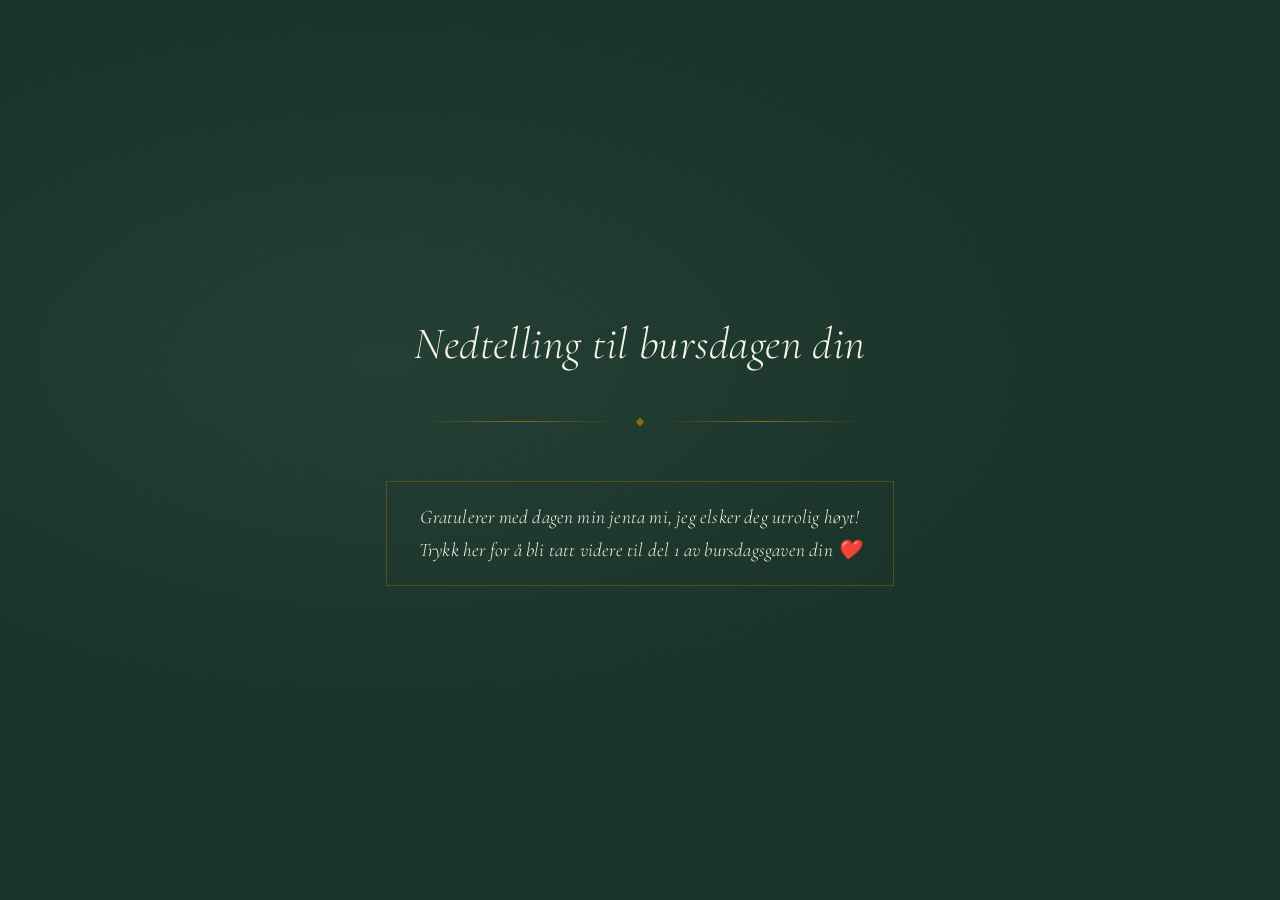
<file: countdown.html>
<!DOCTYPE html>
<html lang="no">
<head>
    <meta charset="UTF-8">
    <meta name="viewport" content="width=device-width, initial-scale=1.0">
    <title>Nedtelling</title>
    <link rel="preconnect" href="https://fonts.googleapis.com">
    <link rel="preconnect" href="https://fonts.gstatic.com" crossorigin>
    <link href="https://fonts.googleapis.com/css2?family=Cormorant+Garamond:ital,wght@0,300;0,400;1,300;1,400&family=Lato:wght@300;400&display=swap" rel="stylesheet">
    <style>
        *, *::before, *::after {
            box-sizing: border-box;
            margin: 0;
            padding: 0;
        }

        html, body {
            height: 100%;
            overflow: hidden;
        }

        :root {
            --base:       #1A3328;
            --mid:        #2C4A3E;
            --cream:      #F5F2EB;
            --cream-soft: #9dbdb2;
            --gold:       #8B6914;
            --gold-light: #C4A35A;
            --sage:       #7A9E8E;
        }

        body {
            min-height: 100vh;
            min-height: 100dvh;
            display: flex;
            align-items: center;
            justify-content: center;
            background:
                radial-gradient(ellipse 80% 60% at 30% 40%, rgba(44, 74, 62, 0.55), transparent 70%),
                var(--base);
            font-family: 'Lato', sans-serif;
            font-weight: 300;
            color: var(--cream);
            padding: 3rem 2rem;
        }

        .container {
            text-align: center;
            max-width: 860px;
            width: 100%;
        }

        /* ── Headline ── */
        .headline {
            font-family: 'Cormorant Garamond', serif;
            font-weight: 300;
            font-style: italic;
            font-size: clamp(1.6rem, 4vw, 2.8rem);
            color: var(--cream);
            line-height: 1.35;
            letter-spacing: 0.01em;
            margin-bottom: 2.8rem;
        }

        /* ── Divider ── */
        .divider {
            display: flex;
            align-items: center;
            justify-content: center;
            gap: 1.2rem;
            margin-bottom: 3.5rem;
        }

        .divider-line {
            height: 1px;
            flex: 1;
            max-width: 200px;
            background: linear-gradient(to right, transparent, var(--gold), transparent);
        }

        .divider-gem {
            width: 6px;
            height: 6px;
            background: var(--gold);
            transform: rotate(45deg);
            flex-shrink: 0;
        }

        /* ── Countdown ── */
        .countdown {
            display: flex;
            justify-content: center;
            align-items: flex-start;
            gap: clamp(0.6rem, 3vw, 2.5rem);
            flex-wrap: wrap;
            margin-bottom: 4rem;
        }

        .unit {
            display: flex;
            flex-direction: column;
            align-items: center;
            min-width: 70px;
        }

        .number {
            font-family: 'Cormorant Garamond', serif;
            font-weight: 300;
            font-size: clamp(3rem, 9vw, 5.5rem);
            color: var(--cream);
            line-height: 1;
            margin-bottom: 0.6rem;
            letter-spacing: 0.02em;
        }

        .label {
            font-family: 'Lato', sans-serif;
            font-weight: 300;
            font-size: clamp(0.75rem, 2.5vw, 0.85rem);
            letter-spacing: 0.32em;
            text-transform: uppercase;
            color: var(--cream-soft);
        }

        .sep {
            font-family: 'Cormorant Garamond', serif;
            font-size: clamp(2rem, 6vw, 3.5rem);
            font-weight: 300;
            color: var(--gold);
            line-height: 1;
            padding-top: 0.05em;
            opacity: 0.45;
            align-self: flex-start;
            user-select: none;
        }

        /* ── Reveal ── */
        .reveal {
            opacity: 0;
            pointer-events: none;
            display: none;
        }

        .reveal.show {
            display: block;
            animation: revealFade 2.4s cubic-bezier(0.22, 1, 0.36, 1) forwards;
            pointer-events: auto;
        }

        @keyframes revealFade {
            0%   { opacity: 0; transform: translateY(28px); }
            100% { opacity: 1; transform: translateY(0); }
        }

        .gift-link {
            display: inline-block;
            font-family: 'Cormorant Garamond', serif;
            font-weight: 300;
            font-style: italic;
            font-size: clamp(1rem, 2vw, 1.2rem);
            line-height: 1.7;
            color: var(--cream);
            text-decoration: none;
            border: 1px solid rgba(139, 105, 20, 0.5);
            padding: 1.2rem 2rem;
            max-width: 600px;
            letter-spacing: 0.01em;
            transition: border-color 0.3s ease, color 0.3s ease;
        }

        .gift-link:hover {
            border-color: var(--gold);
            color: var(--gold-light);
        }

        /* ── Mobile ── */
        @media (max-width: 520px) {
            .sep { display: none; }
            .countdown { gap: 1rem; }
            .unit { min-width: 58px; }
            .gift-link {
                display: block;
                width: 100%;
                padding: 1.2rem 1.2rem;
                font-size: clamp(0.95rem, 4vw, 1.1rem);
            }
            body { padding: 1.5rem 1.2rem; }
        }
    </style>
</head>
<body>
    <div class="container">

        <h1 class="headline">Nedtelling til bursdagen din</h1>

        <div class="divider">
            <div class="divider-line"></div>
            <div class="divider-gem"></div>
            <div class="divider-line"></div>
        </div>

        <div class="countdown" id="countdown">
            <div class="unit">
                <div class="number" id="days">00</div>
                <div class="label">dager</div>
            </div>
            <div class="sep">:</div>
            <div class="unit">
                <div class="number" id="hours">00</div>
                <div class="label">timer</div>
            </div>
            <div class="sep">:</div>
            <div class="unit">
                <div class="number" id="minutes">00</div>
                <div class="label">minutter</div>
            </div>
            <div class="sep">:</div>
            <div class="unit">
                <div class="number" id="seconds">00</div>
                <div class="label">sekunder</div>
            </div>
        </div>

        <div class="reveal" id="reveal">
            <a class="gift-link" href="https://williamboland1.github.io/AnnaSpill/">
                Gratulerer med dagen min jenta mi, jeg elsker deg utrolig høyt!<br>Trykk her for å bli tatt videre til del 1 av bursdagsgaven din ❤️
            </a>
        </div>

    </div>

    <script>
        const TARGET = new Date('2026-06-27T00:00:00');

        function pad(n) {
            return String(n).padStart(2, '0');
        }

        function tick() {
            const diff = TARGET - Date.now();

            if (diff <= 0) {
                document.getElementById('countdown').style.display = 'none';
                document.getElementById('reveal').classList.add('show');
                return;
            }

            const d = Math.floor(diff / 86400000);
            const h = Math.floor((diff % 86400000) / 3600000);
            const m = Math.floor((diff % 3600000) / 60000);
            const s = Math.floor((diff % 60000) / 1000);

            document.getElementById('days').textContent    = pad(d);
            document.getElementById('hours').textContent   = pad(h);
            document.getElementById('minutes').textContent = pad(m);
            document.getElementById('seconds').textContent = pad(s);
        }

        tick();
        setInterval(tick, 1000);
    </script>
</body>
</html>
</file>
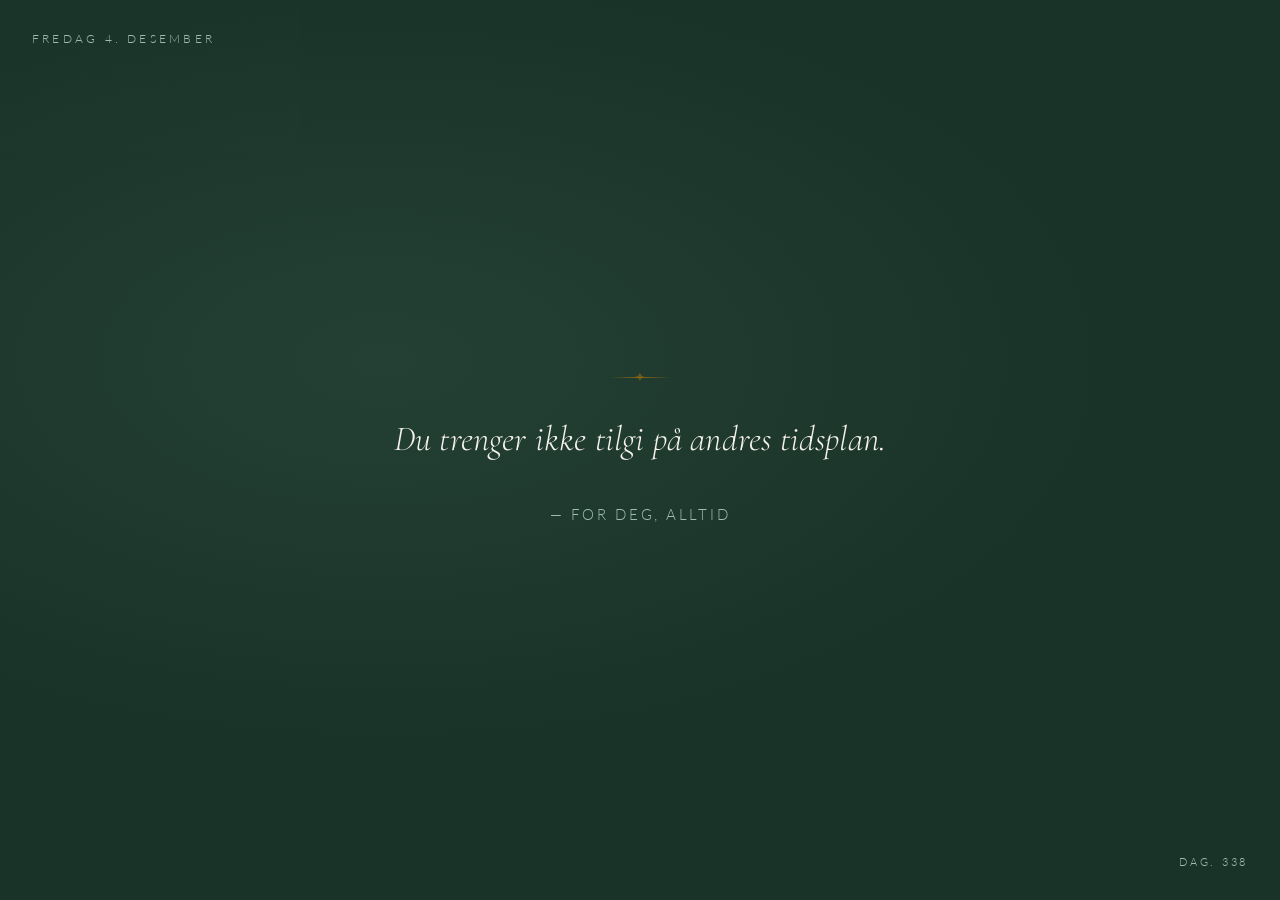
<file: godeord.html>
<!DOCTYPE html>
<html lang="nb">
<head>
<meta charset="UTF-8">
<meta name="viewport" content="width=device-width, initial-scale=1.0">
<title>godeord</title>
<link rel="preconnect" href="https://fonts.googleapis.com">
<link rel="preconnect" href="https://fonts.gstatic.com" crossorigin>
<link href="https://fonts.googleapis.com/css2?family=Cormorant+Garamond:ital,wght@0,300;0,400;0,500;1,300;1,400&family=Lato:wght@300;400&display=swap" rel="stylesheet">
<style>
  /* ---------- base ---------- */
  *, *::before, *::after { box-sizing: border-box; }
  html, body { margin: 0; padding: 0; height: 100%; }

  :root {
    --base:         #1A3328;   /* deep forest */
    --deep:         #0F2419;   /* darker forest */
    --mid:          #2C4A3E;   /* mid green */
    --sage:         #7A9E8E;   /* sage accent */
    --sage-light:   #B5CCBF;   /* light sage */
    --cream:        #F5F2EB;   /* warm parchment */
    --cream-soft:   #9dbdb2;   /* faded text */
    --gold:         #8B6914;   /* amber accent */
  }

  body {
    min-height: 100vh;
    min-height: 100dvh;
    background: var(--base);
    color: var(--cream);
    font-family: 'Cormorant Garamond', 'EB Garamond', Georgia, serif;
    overflow: hidden;
    position: relative;
    -webkit-font-smoothing: antialiased;
    -moz-osx-font-smoothing: grayscale;
  }

  .wash {
    position: fixed;
    inset: 0;
    z-index: 0;
    pointer-events: none;
    background:
      radial-gradient(ellipse 80% 60% at 30% 40%, rgba(44, 74, 62, 0.55), transparent 70%),
      var(--base);
  }

  /* paper grain via SVG noise */
  .grain {
    position: fixed;
    inset: 0;
    z-index: 1;
    pointer-events: none;
    opacity: 0.05;
  }

  /* ---------- layout ---------- */
  .stage {
    position: relative;
    z-index: 2;
    min-height: 100vh;
    min-height: 100dvh;
    display: flex;
    align-items: center;
    justify-content: center;
    padding: 6vh 8vw;
  }

  .message-wrap {
    max-width: 720px;
    text-align: center;
    opacity: 0;
    transform: translateY(12px);
    animation: rise 1.6s cubic-bezier(0.22, 0.61, 0.36, 1) 0.2s forwards;
  }

  @keyframes rise {
    to { opacity: 1; transform: translateY(0); }
  }

  /* decorative ornament above message */
  .ornament {
    display: block;
    margin: 0 auto 2.2rem;
    width: 60px;
    height: 1px;
    background: linear-gradient(90deg, transparent, var(--gold), transparent);
    opacity: 0;
    animation: fadein 2s ease 0.4s forwards;
  }
  .ornament::before {
    content: "✦";
    position: relative;
    top: -10px;
    background: transparent;
    color: var(--gold);
    font-size: 14px;
    opacity: 0.65;
  }

  @keyframes fadein { to { opacity: 1; } }

  #message {
    font-family: 'Cormorant Garamond', serif;
    font-weight: 300;
    font-style: italic;
    font-size: clamp(1.5rem, 3.5vw, 2.2rem);
    line-height: 1.5;
    color: var(--cream);
    letter-spacing: 0.005em;
    margin: 0;
    text-wrap: balance;
  }

  .signature {
    margin-top: 2.5rem;
    font-family: 'Lato', sans-serif;
    font-size: clamp(0.8rem, 1.4vw, 0.95rem);
    font-weight: 300;
    color: var(--cream-soft);
    opacity: 0;
    animation: fadein 2s ease 1.1s forwards;
    letter-spacing: 0.18em;
    text-transform: uppercase;
  }

  .date-stamp {
    position: fixed;
    top: 2rem;
    left: 2rem;
    z-index: 4;
    font-family: 'Lato', sans-serif;
    font-size: 0.72rem;
    font-weight: 300;
    color: var(--cream-soft);
    opacity: 0;
    animation: fadein 2.5s ease 1.5s forwards;
    letter-spacing: 0.28em;
    text-transform: uppercase;
  }

  .day-marker {
    position: fixed;
    bottom: 2rem;
    right: 2rem;
    z-index: 4;
    font-family: 'Lato', sans-serif;
    font-size: 0.68rem;
    font-weight: 300;
    color: var(--cream-soft);
    opacity: 0;
    animation: fadein 2.5s ease 1.5s forwards;
    letter-spacing: 0.25em;
    text-transform: uppercase;
  }

  @media (max-width: 600px) {
    .date-stamp { top: 1.2rem; left: 1.2rem; font-size: 0.95rem; }
    .day-marker { bottom: 1.2rem; right: 1.2rem; font-size: 0.9rem; }
    .stage { padding: 4vh 6vw; }
    #message { font-style: italic; }
  }

  @media (prefers-reduced-motion: reduce) {
    .message-wrap, .ornament, .signature, .date-stamp, .day-marker {
      animation: fadein 0.6s ease forwards;
      opacity: 1;
      transform: none;
    }
  }
</style>
</head>
<body>

<!-- watercolour wash layer -->
<div class="wash"></div>

<!-- SVG paper-grain overlay -->
<svg class="grain" xmlns="http://www.w3.org/2000/svg" preserveAspectRatio="none">
  <defs>
    <filter id="paper">
      <feTurbulence type="fractalNoise" baseFrequency="0.85" numOctaves="2" stitchTiles="stitch" seed="7"/>
      <feColorMatrix values="0 0 0 0 0.55
                             0 0 0 0 0.68
                             0 0 0 0 0.80
                             0 0 0 0.22 0"/>
    </filter>
    <filter id="bloom">
      <feTurbulence type="fractalNoise" baseFrequency="0.012" numOctaves="2" seed="3"/>
      <feDisplacementMap in="SourceGraphic" scale="20"/>
    </filter>
  </defs>
  <rect width="100%" height="100%" filter="url(#paper)"/>
</svg>

<!-- date corner -->
<div class="date-stamp" id="dateStamp"></div>
<div class="day-marker" id="dayMarker"></div>

<!-- the message -->
<main class="stage">
  <div class="message-wrap">
    <span class="ornament" aria-hidden="true"></span>
    <p id="message">…</p>
    <div class="signature">— for deg, alltid</div>
  </div>
</main>

<script>
/* =====================================================================
   MESSAGES ARRAY
   ---------------------------------------------------------------------
   365 short notes, mixing three tones in a shuffled order so consecutive
   days feel varied. Edit any entry freely — keep them to ~1–2 sentences,
   max ~140 characters. The page selects one per day using
   dayOfYear % messages.length, so adding or removing entries is fine.

   Tone tags in comments are for your reference only — they have no
   functional effect.
   ===================================================================== */
const messages = [/*  1 */ "Jeg elsker måten du får meg til å le.",  // romantisk
  /*  2 */ "Du er flink. Skikkelig flink. Stå på!",  // bekreftelse
  /*  3 */ "Dagens værvarsel: 100 prosent sjanse for at du blir elsket, med spredte kyss mot kvelden.",  // lekent
  /*  4 */ "Er så heldig som har muligheten til å se deg, hver dag. Det er litt urettferdig alle andre egentlig.",  // romantisk
  /*  5 */ "Du er en av de få folkene jeg kjenner som faktisk har kontroll.",  // bekreftelse
  /*  6 */ "Påminnelse: du er noens favorittperson i dag. (Min. Det er meg.)",  // lekent
  /*  7 */ "Du har de fineste øynene, sånn helt sykt.",  // romantisk
  /*  8 */ "Du er morsom, til og med morsommere enn meg.",  // bekreftelse
  /*  9 */ "Utrolig tekknemlig for at du valgte en tulling som meg.",  // lekent
  /* 10 */ "Du er den peneste personen jeg kjenner, med en god margin og.",  // romantisk
  /* 11 */ "Du får til utrolig mye. Jeg sier det ikke ofte nok, men jeg legger merke til det.",  // bekreftelse
  /* 12 */ "Siste nytt: forskere bekrefter at du fortsatt er ekstremt vakker.",  // lekent
  /* 13 */ "Jeg tenker på deg mer enn jeg tenker på noe annet.",  // romantisk
  /* 14 */ "Håper du har en utrolig fin dag i dag, jenta mi.",  // bekreftelse
  /* 15 */ "På en skala fra en til ti blåser du langt forbi 10.",  // lekent
  /* 16 */ "Jeg er bedre i rommet når du er med. Jeg er roligere, morsommere, mer meg selv.",  // romantisk
  /* 17 */ "Du har god smak. På mat, på folk, på det meste. Ikke minst i valg av kjæreste.",  // bekreftelse
  /* 18 */ "Forslag: gjør smilet ditt til en lovbeskyttet naturressurs.",  // lekent
  /* 19 */ "Du kommer til å bli en utrolig god mor, gleder meg sånn til å oppdra en sammen.",  // romantisk
  /* 20 */ "Du sier hva du mener. Selv om jeg kanskje er vanskelig til tider, setter jeg utrolig pris på det.",  // bekreftelse
  /* 21 */ "Hvis du var en matpakke ville du vært den gode typen. Den med ekstra frukt og grønt.",  // lekent
  /* 22 */ "Jeg vil være personen som lager kaffe din resten av morgenene i livet ditt.",  // romantisk
  /* 23 */ "Du jobber hardt. Du fortjener alle pausene du tar, og flere enn det.",  // bekreftelse
  /* 24 */ "Daglig advarsel: jeg elsker deg skyhøyt i dag og.",  // lekent
  /* 25 */ "Jeg liker deg mer for hver dag som går.",  // romantisk
  /* 26 */ "Du legger merke til ting andre ikke ser. Det er en av tingene som gjør deg god til alt du gjør.",  // bekreftelse
  /* 27 */ "Dagens oppdrag, bare kos deg.",  // lekent
  /* 28 */ "Jeg elsker hendene dine.",  // romantisk
  /* 29 */ "Du har ikke noe å bevise. Verken for meg eller for noen andre.",  // bekreftelse
  /* 30 */ "Hovedrollen i dagen min er, overraskende nok, du. Igjen.",  // lekent
  /* 31 */ "Utrolig å se deg på deg og kjenne at det blir helt stille i hodet.",  // romantisk
  /* 32 */ "Du holder ut hele løpet. Bokstavelig talt og ellers. Det er ikke alle som gjør det.",  // bekreftelse
  /* 33 */ "Hvis du noensinne føler deg liten, husk: du er nesten like høy som meg.",  // lekent
  /* 34 */ "Jeg elsker når du leser og ansiktet ditt som tenker nøye over handlingen.",  // romantisk
  /* 35 */ "Du er flink til å stille spørsmål. Folk åpner seg for deg fordi du faktisk lytter.",  // bekreftelse
  /* 36 */ "Advarsel: langvarig eksponering for deg kan føre til upassende smiling på offentlig sted.",  // lekent
  /* 37 */ "Jeg liker måten du ser ut når du nettopp har vært ute og løpt. Det er en favoritt.",  // romantisk
  /* 38 */ "Latteren din er den beste.",  // bekreftelse
  /* 39 */ "Det er godt jenta mi, håper du har en fin dag.",  // lekent
  /* 40 */ "Jeg elsker deg gjerne med små bokstaver, en tirsdag, uten anledning.",  // romantisk
  /* 41 */ "Du takler mye samtidig uten å vise det. Det er utrolig imponerende.",  // bekreftelse
  /* 42 */ "Gleder meg til alt vi skal oppleve sammen hver dag.",  // lekent
  /* 43 */ "Det finnes ikke et rom jeg heller ville gått inn i enn det du tilfeldigvis er i.",  // romantisk
  /* 44 */ "Du er omtenksom. Du husker ting om folk de hadde glemt selv. Ofte med meg.",  // bekreftelse
  /* 45 */ "Bolleonsdag. I dag har du juridisk rett til en ekstra bolle. Ingen motargumenter.",  // lekent
  /* 46 */ "Tror ikke jeg noen gang kommer til å komme over hvor vakker stemme du har.",  // romantisk
  /* 47 */ "Rolige kvelder med deg>>>>",  // bekreftelse
  /* 48 */ "Mistanke bekreftet: du er fortsatt den peneste personen i verden.",  // lekent
  /* 49 */ "Det er ikke tilfeldig at jeg er sammen med deg. Du er valget jeg ville tatt om og om igjen.",  // romantisk
  /* 50 */ "Du er sta på de riktige tingene. Det kommer til å ta deg langt, og jeg vil være med.",  // bekreftelse
  /* 51 */ "Timeplan for i dag: vær søt, drikk vann, gjenta etter behov.",  // lekent
  /* 52 */ "Jeg elsker den lille rynken du får når ejg sier noe dumt.",  // romantisk
  /* 53 */ "Du er ærlig. Ekte ærlig, ikke bare når det passer. Det er sjelden vare.",  // bekreftelse
  /* 54 */ "I dag er middagen på min kappe.",  // lekent
  /* 55 */ "Jeg elsker deg.",  // romantisk
  /* 56 */ "Du har lov til å være stolt av deg selv. Det er ikke skryt, det er ærlig tilbakemeldning.",  // bekreftelse
  /* 57 */ "Advarsel: kan forvente plutselig, alvorlig hengivenhet. I form av kyss.",  // lekent
  /* 58 */ "Noen dager vil jeg bare sitte nær deg og se på at du eksisterer. Det er hele planen.",  // romantisk
  /* 59 */ "Du er sjenerøs på den måten som teller — med tid, oppmerksomhet, plass i samtalen.",  // bekreftelse
  /* 60 */ "Oppdatering: fortsatt besatt av deg. Rapporterer tilbake i morgen med lignende funn.",  // lekent
  /* 61 */ "Anna Lillemoen Boland Treffen, eller Treffen Boland, Hmmm.",  // romantisk
  /* 62 */ "Du er god mot folk uten å lage et nummer av det. Det er den beste typen god.",  // bekreftelse
  /* 63 */ "Hvis livet er et måltid, er du Sabrura søndag middag.",  // lekent
  /* 64 */ "Jeg synes du er pen i alle slags lys. Det er ikke noe jeg sier. Jeg har sjekket.",  // romantisk
  /* 65 */ "Du har lov til å ville det du vil. Du trenger ikke forsvare det for noen.",  // bekreftelse
  /* 66 */ "Forslag: erklær det søvnige ansiktet ditt som UNESCO-arv.",  // lekent
  /* 67 */ "Jeg elsker måten du sier navnet mitt på når du ikke følger med.",  // romantisk
  /* 68 */ "Du er genuint nysgjerrig på folk. Det gjør deg bedre selskap enn de fleste.",  // bekreftelse
  /* 69 */ "Forbehold: søtheten i dette forholdet er stort sett din skyld.",  // lekent
  /* 70 */ "Jeg elsker det alvorlige ansiktet ditt, det du har når du løser noe bare du ser.",  // romantisk
  /* 71 */ "Du trenger ikke være produktiv hver dag. Du gjør allerede mer enn nok.",  // bekreftelse
  /* 72 */ "Varsel: spredte kyss, høy kjærlighet, null sjanse for at du er irriterende.",  // lekent
  /* 73 */ "Det å være sammen med deg er det beste jeg gjør.",  // romantisk
  /* 74 */ "Du tilgir uten å være naiv. Du holder fortsatt folk ansvarlige. Det er ikke alle som klarer.",  // bekreftelse
  /* 75 */ "Observert: en rålekker skapning i kjøkkenet vårt. Mistenkt: du.",  // lekent
  /* 76 */ "Er så glad vi begge var med på den hytteturen.",  // romantisk
  /* 77 */ "Du er snill og blir ikke utnyttet for det. Det er en ferdighet folk undervurderer.",  // bekreftelse
  /* 78 */ "Påminnelse: vann, snacks, og minst et kompliment fra meg. Anvefalt daglig minimumsdose.",  // lekent
  /* 79 */ "Jeg sover bedre når du er der.",  // romantisk
  /* 80 */ "Elsker følelsen av leppene dine mot mine.",  // bekreftelse
  /* 81 */ "Håper du har en fin dag *smask*",  // lekent
  /* 82 */ "Ingenting bedre en stille stunder med deg.",  // romantisk
  /* 83 */ "Du er der du skal være. Ikke etter skjema, ikke bak. Akkurat der.",  // bekreftelse
  /* 84 */ "Urettferdig pen, bare glad det er ejg som får nyte synet.",  // lekent
  /* 85 */ "Jeg elsker kinnene dine. Jeg elsker at denne lista bare fortsetter å vokse.",  // romantisk
  /* 86 */ "Du har spesifikk smak. Du gjør ting på din måte. Det er en av tingene jeg liker best.",  // bekreftelse
  /* 87 */ "Gleder meg sånn til å eie et sted som bare er vårt.",  // lekent
  /* 88 */ "Jeg legger stadig merke til nye fregner, som om noen fortsatt jobber med maleriet.",  // romantisk
  /* 89 */ "Har lyst til å kysse hver centimeter av deg.",  // bekreftelse
  /* 90 */ "Du har så fine øyne altså wow.",  // lekent
  /* 91 */ "Jeg elsker hverdagen med deg.",  // romantisk
  /* 92 */ "Setter utrolig pris på altdu gjør for meg.",  // bekreftelse
  /* 93 */ "Dagens stemning: du, men litt mer. Ikonisk. Uerstattelig.",  // lekent
  /* 94 */ "Det å være sammen med deg er ikke spennende på en stressende måte. Det er bare bra.",  // romantisk
  /* 95 */ "Du lytter ordentlig. Folk merker det. De forteller deg ting de ikke forteller andre.",  // bekreftelse
  /* 96 */ "Forsiktig: ikke se direkte på smilet hennes i mer enn 11 sekunder sammenhengende. Da er du fanget.",  // lekent
  /* 97 */ "Jeg elsker middagene våres sammen.",  // romantisk
  /* 98 */ "Tenker fortsatt ofte på første kvelden jeg var med deg hjem.",  // bekreftelse
  /* 99 */ "Statusrapport: fortsatt vanvittig, pinlig glad i deg. Ingen kommentarer.",  // lekent
  /*100 */ "Helt fantastisk er du, vis folk hvem som er sjefen i dag.",  // romantisk
  /*101 */ "Burde spilt inn stemmen din så kunne jeg hatt deg på øret konstant.",  // bekreftelse
  /*102 */ "Verdens beste kjæreste, utrolig takknemgli for deg.",  // lekent
  /*103 */ "Jeg elsker å være personen du forteller de små tingene til. De små tingene er hele livet.",  // romantisk
  /*104 */ "Ser frem til vår neste vinbar date. Denne gangen uten en Daleng i smoking kanskje.",  // bekreftelse
  /*105 */ "VIVAA LA VIDAAA LEVER SOM ALDRI FØØØØR",  // lekent
  /*106 */ "Utrolig koselig at gårsdagens sang er vår.",  // romantisk
  /*107 */ "Gleder emg til å se resten av verden med deg.",  // bekreftelse
  /*108 */ "Håper du har hatt en god natts søvn, så må du huske å ta pauser i dag.",  // lekent
  /*109 */ "Jeg elsker måten du sier god natt på, som om du mener det som et løfte.",  // romantisk
  /*110 */ "Shit du er fin.",  // bekreftelse
  /*111 */ "Ingen som kan få det til å være så morsomt å synge 'Kuk oppi fitta'",  // lekent
  /*112 */ "Er så godt å sovne sammen.",  // romantisk
  /*113 */ "Wow for en babe.",  // bekreftelse
  /*114 */ "Hot take: du. Bare — du. Det er taken.",  // lekent
  /*115 */ "Jeg elsker blikket du gir når jeg sier noe dumt.",  // romantisk_______ HER ER SISTE DU HAR SKREVET SELV NÅ KOMMER AI
  /*116 */ "Du er god på å si nei. Ikke alle klarer det.",  // bekreftelse
  /*117 */ "OBS: du er fortsatt den søteste personen jeg kjenner. Objektivt sett.",  // lekent
  /*118 */ "Elsker at du husker de minste tingene om meg. Betyr mye.",  // romantisk
  /*119 */ "Du legger merke til ting andre går rett forbi. Kjempefint.",  // bekreftelse
  /*120 */ "Varsel: høytrykk av hengivenhet på vei. Kilde: meg.",  // lekent
  /*121 */ "Noen morgener sjekker jeg om du er der før jeg er skikkelig våken. Alltid glad når du er det.",  // romantisk
  /*122 */ "Du er snill selv når ingen ser på. Den beste typen snill.",  // bekreftelse
  /*123 */ "Hvis det å smile til deg var en jobb hadde jeg vært tidenes overarbeider.",  // lekent
  /*124 */ "Elsker den lille dansen du gjør når du er i godt humør.",  // romantisk
  /*125 */ "Du trenger ikke gjøre deg mindre. Ta den plassen du trenger.",  // bekreftelse
  /*126 */ "Rapport: fortsatt ekstremt myk for deg. Ingen oppdateringer.",  // lekent
  /*127 */ "Elsker å holde rundt deg. Spesielt om morgenen når du er halvt i søvn.",  // romantisk
  /*128 */ "Du blir glad av ting som betyr noe. Ikke alt. Det er fint.",  // bekreftelse
  /*129 */ "Timeplan i dag: spis bra, drikk vann, la meg kysse kinnet ditt.",  // lekent
  /*130 */ "Elsker søvnansiktet ditt. Den mykeste siden av deg.",  // romantisk
  /*131 */ "Du trenger ikke klare alt alene. Jeg er her for det.",  // bekreftelse
  /*132 */ "Håret ditt gjør den greia igjen. For langt. Elsker det.",  // lekent
  /*133 */ "Elsker deg i stillheten og i latteren og alt som er i mellom.",  // romantisk
  /*134 */ "Folk stoler på deg. Det er ikke tilfeldig. Det er deg.",  // bekreftelse
  /*135 */ "Bekreftet igjen: du er ekstremt elsket i dag.",  // lekent
  /*136 */ "Elsker når du stopper og ser på noe jeg ville gått rett forbi.",  // romantisk
  /*137 */ "Du trenger ikke forklare valg til noen. Av og til bare fordi.",  // bekreftelse
  /*138 */ "Dagens spesialitet: deg. Søvnig, varm og morgenete.",  // lekent
  /*139 */ "Er blitt mye bedre til å legge merke til ting siden jeg møtte deg.",  // romantisk
  /*140 */ "Du er snill uten å la deg utnytte for det. Liker den balansen.",  // bekreftelse
  /*141 */ "Du er ikke et utkast. Du er ferdig og du er bra.",  // lekent
  /*142 */ "Elsker det sovende ansiktet ditt. Det ærligste ansiktet du har.",  // romantisk
  /*143 */ "Du gir folk fordelen av tvilen uten å være dum med det.",  // bekreftelse
  /*144 */ "Hun lo igjen. Er fullstendig tapt. (Uten klager.)",  // lekent
  /*145 */ "Elsker øynene dine når du lytter ordentlig.",  // romantisk
  /*146 */ "Du trenger ikke fortjene fri. Du har det allerede.",  // bekreftelse
  /*147 */ "Breaking: jenta er fantastisk, gutten er svimmel av hell.",  // lekent
  /*148 */ "Elsker at du synger uten å skjønne at du gjør det.",  // romantisk
  /*149 */ "Du møter opp. Hele tida. Det er mer enn nok.",  // bekreftelse
  /*150 */ "Situasjonsrapport: alt er fint, du er fantastisk, ingen endringer.",  // lekent
  /*151 */ "Elsker måten du strekker deg om morgenen. Som en lat katt.",  // romantisk
  /*152 */ "Ingenting å fikse her. Bare glad for å være med deg.",  // bekreftelse
  /*153 */ "Ukens prognose: mye av deg. Veldig bra.",  // lekent
  /*154 */ "Elsker hendene dine når du konsentrerer deg.",  // romantisk
  /*155 */ "Prøv å være like snill mot deg selv som du er mot alle andre.",  // bekreftelse
  /*156 */ "Alle hjerteøyne i dag er din skyld. Helt uten unntak.",  // lekent
  /*157 */ "Elsker måten du lager te på. Fullt fokus på kjelen.",  // romantisk
  /*158 */ "Du sammenligner deg med feil folk. Du trenger ikke det.",  // bekreftelse
  /*159 */ "Dagens stemning: deg, litt søvnig, absolutt ingenting galt.",  // lekent
  /*160 */ "Noen netter bare hører jeg på pusten din og er ekstremt glad.",  // romantisk
  /*161 */ "Latteren din er en av yndlingslydene mine. Det er ikke en figur — jeg har et lite mentalt arkiv.",  // bekreftelse DETTE ER OGSÅ AI PASS OPP, mellom her og 115
  /*162 */ "Hei elskling, håper du likte gaven din! Herregud som jeg har slitt med å ikke gi den til deg tidligere. Det kommer en gave på bursdagen din også, men tanken var å gi deg denne til deg litt i forkant. Så hadde du noe koselig å sitte med i forkant. Jeg elsker deg utrolig høyt og gleder meg sånn til det er oss hver dag.",  // lekent
  /*163 */ "Jeg elsker deg.",  // romantisk
  /*164 */ "Du har lov til å ha en helt vanlig dag og bare ta det med ro.",  // bekreftelse
  /*165 */ "Smiler bare ved tanken på deg.",  // lekent
  /*166 */ "Jeg elsker når du kryper opp inntil meg under dyna.",  // romantisk
  /*167 */ "Du fortjener skikkelig ros for tomat pastaen din, så enkel og så god.",  // bekreftelse
  /*168 */ "Du er den aller beste.",  // lekent
  /*169 */ "Oss to for alltid.",  // romantisk
  /*170 */ "Du må ikke fortjene hvile. Gjør mer enn nok for det.",  // bekreftelse
  /*171 */ "Hei elskling, håper du har en fin dag.",  // lekent
  /*172 */ "Fineste vakreste jenta i hele verden, også er du min?!?",  // romantisk
  /*173 */ "Herregud så heldig jeg er som får sett hele deg.",  // bekreftelse
  /*174 */ "Er så glad du sjekket meg opp på den hytteturen, og så klart falt jeg pladask for det.",  // lekent
  /*175 */ "Hei jenta mi<3",  // romantisk
  /*176 */ "Livet mitt har blitt så mye bedre etter at du kom inn i det.",  // bekreftelse
  /*177 */ "Blir så godt å komme hjem til deg igjen i dag.",  // lekent
  /*178 */ "27 Juni i dag, Gratulerer med dagen jenta mi! Jeg elsker deg utrolig høyt, så håper jeg du har en utrolig fin dag. Så er jeg veldig glad for at jeg får tilbrakt den med deg, det blir så godt å endelig få være sammen igjen<33",  // romantisk
  /*179 */ "Nytt funn: langvarig øyekontakt med deg forbedrer livskvalitet betydelig.",  // bekreftelse
  /*180 */ "Du knuser det hver dag, stå på elskling!!",  // lekent
  /*181 */ "Jeg elsker å holde rundt deg til vi begge sakte forsvinner inn i drømmeland.",  // romantisk
  /*182 */ "Du er omtenksom på en måte de fleste ikke klarer, det setter jeg utrolig pris på.",  // bekreftelse
  /*183 */ "Du er skummelt god i alt du gjør, vis alle det i dag og!.",  // lekent
  /*184 */ "Noen dager vil jeg bare sitte med pannen mot din og la verden fortsette uten oss.",  // romantisk
  /*185 */ "Du takler vanskelige ting godt. Ikke ved å overse dem, ved å gå rett inn i det. Noe som er svært imponerende.",  // bekreftelse
  /*186 */ "Status: du har igjen ødelagt vanlige dager for meg. Nekter å sende klage.",  // lekent
  /*187 */ "Jeg elsker å våkne opp ved siden av deg og gleder meg sånn til det er normen.",  // romantisk
  /*188 */ "Elsker å kysse hver eneste centimeter av kroppen din.",  // bekreftelse
  /*189 */ "Alltid godt å ha deg inntil meg.",  // lekent
  /*190 */ "Jeg elsker hverdagen med deg.",  // romantisk
  /*191 */ "Du er den beste vennen jeg kunne hatt, og mye mer enn det.",  // bekreftelse
  /*192 */ "Alt for lite tid brukt på å stirre på deg. Må bruke mer fremover.",  // lekent
  /*193 */ "Elsker rolige stunder med deg på hytta.",  // romantisk
  /*194 */ "Elsker å se deg le, har så fin latter.",  // romantisk
  /*195 */ "Du gjør hverdagen bedre. Mye bedre.",  // bekreftelse
  /*196 */ "Er flere sitater om hytteturer, de ble skrevet før det ble en insidejoke. Det turen representerer er gode stunder med bare oss to, noe jeg aldri får nok av.",  // lekent
  /*197 */ "Kunne sett på deg gjøre helt vanlige ting i timevis.",  // romantisk
  /*198 */ "Er en helt rå leder og utrolig flink i rollene du har.",  // bekreftelse
  /*199 */ "Mistenkelig pen uten å prøve en gang.",  // lekent
  /*200 */ "Livet er mye bedre etter at du kom inn i det.",  // romantisk
  /*201 */ "Om jeg er glad for at jeg har deg.",  // bekreftelse
  /*202 */ "Jeg elsker deg Snups!.",  // lekent
  /*203 */ "Alt for lenge til vi ses igjen når jeg skriver dette, og er så glad jeg har deg å savne.",  // romantisk
  /*204 */ "Tenker på deg hele tiden.",  // bekreftelse
  /*205 */ "Dagens garanti, ingen rumpe skal strammes.",  // lekent
  /*206 */ "Må passe på så du ikke blir bedre likt av vennene mine enn meg, farlig nære føler jeg.",  // romantisk
  /*207 */ "Vis dem hvem som er sjefen i dag!!",  // bekreftelse
  /*208 */ "Burde fått bot for å være så distraherende pen.",  // lekent
  /*209 */ "Lener frem pannen *SMASK*",  // romantisk
  /*210 */ "VIVAA LA VIIIDAAAAA LEEEVER SOM ALDRI FØØØØØR",  // bekreftelse
  /*211 */ "Ikke bare på grunn av pannen min at jeg falt hodestups for deg.",  // lekent
  /*212 */ "Utrolig fint å komme hjem til deg.",  // romantisk
  /*213 */ "Sterk på en rolig måte. Det er den beste typen sterk.",  // bekreftelse
  /*214 */ "Varsel: kommer til å stjele minst et kyss i dag.",  // lekent
  /*215 */ "Elsker måten du ler med hele ansiktet.",  // romantisk
  /*216 */ "Flink til å få folk til å føle seg sett. Genuint.",  // bekreftelse
  /*217 */ "Hvis søthet var sport hadde du vunnet alt.",  // lekent
  /*218 */ "Heldig for å være din. Hver dag.",  // romantisk
  /*219 */ "Du har en ro som smitter til alle rundt deg.",  // bekreftelse
  /*220 */ "Daglig observasjon: altfor glad i deg. Ingen endringer.",  // lekent
  /*221 */ "Jeg elsker hverdagen med deg.",  // romantisk
  /*222 */ "Modigere enn du tror.",  // bekreftelse
  /*223 */ "Håper dagen din er like fin som du er. Lykke til med å toppe det.",  // lekent
  /*224 */ "Favorittpersonen min å gjøre ingenting med.",  // romantisk
  /*225 */ "Tar vare på folk uten at de trenger å spørre om det.",  // bekreftelse
  /*226 */ "Breaking: smilet ditt virker fortsatt som et fullgodt våpen.",  // lekent
  /*227 */ "Elsker at du alltid finner meg i rommet.",  // romantisk
  /*228 */ "Gjennomført som person på måter folk ikke skjønner ved første møte.",  // bekreftelse
  /*229 */ "Påminnelse: drikk vann, spis bra, la meg bry meg om deg.",  // lekent
  /*230 */ "Vil ha mange flere vanlige dager med deg.",  // romantisk
  /*231 */ "God til å få folk til å føle seg viktige.",  // bekreftelse
  /*232 */ "Hadde brukt eneste frie tanken min på deg. Og det er greit.",  // lekent
  /*233 */ "Elsker stemmen din tidlig om morgenen.",  // romantisk
  /*234 */ "Veldig reflektert, og fortsatt varm. Ikke mange klarer begge.",  // bekreftelse
  /*235 */ "Fortsatt altfor søt til å håndtere på en ansvarlig måte.",  // lekent
  /*236 */ "Hjemme er der du er. Det er ikke en figur.",  // romantisk
  /*237 */ "Du gjør de minste tingene på en måte som betyr mye.",  // bekreftelse
  /*238 */ "Hadde valgt deg igjen. Uten å tenke. Hver gang.",  // lekent
  /*239 */ "Elsker når du sovner tett inntil meg.",  // romantisk
  /*240 */ "Utrolig lett å være glad i deg.",  // bekreftelse
  /*241 */ "Rapport: kinnene dine er fortsatt ekstremt kyssbare.",  // lekent
  /*242 */ "Fortsatt litt satt ut av hvor pen du er.",  // romantisk
  /*243 */ "Du har en egen evne til å roe ned kaos.",  // bekreftelse
  /*244 */ "Hadde vært rik om jeg fikk betalt for å tenke på deg.",  // lekent
  /*245 */ "Elsker måten du sier navnet mitt på når du er trøtt.",  // romantisk
  /*246 */ "Flink til å stå opp for folk du bryr deg om.",  // bekreftelse
  /*247 */ "Anbefaling: vær litt ekstra snill mot deg selv i dag.",  // lekent
  /*248 */ "Gleder meg til alle stedene vi enda ikke har sett sammen.",  // romantisk
  /*249 */ "Du er trygghet. Uten å være kjedelig.",  // bekreftelse
  /*250 */ "Status: forelsket på et nesten pinlig nivå. Ingen beklaging.",  // lekent
  /*251 */ "Elsker å høre deg le fra et annet rom.",  // romantisk
  /*252 */ "Gjør folk komfortable bare ved å være deg selv.",  // bekreftelse
  /*253 */ "Viktig melding: du er dagens høydepunkt. Igjen.",  // lekent
  /*254 */ "Verden er finere når du er i nærheten.",  // romantisk
  /*255 */ "Klokere enn du later som.",  // bekreftelse
  /*256 */ "Advarsel: lang øyekontakt med deg kan ha alvorlige konsekvenser.",  // lekent
  /*257 */ "Elsker alle de små rutinene vi har fått med hverandre.",  // romantisk
  /*258 */ "Ærlig uten å være hard. Det er sjeldenere enn folk tror.",  // bekreftelse
  /*259 */ "Plan for dagen: savne deg litt, kysse deg mye.",  // lekent
  /*260 */ "Roligere bare av å ha deg nær.",  // romantisk
  /*261 */ "Du gjør et sted bedre bare ved å komme inn døra.",  // bekreftelse
  /*262 */ "Forskning bekrefter: ekstra fin i hettegenser. Kilde: meg.",  // lekent
  /*263 */ "Elsker at du ser på meg når du tror jeg ikke merker.",  // romantisk
  /*264 */ "God balanse mellom snill og sterk. Sjeldent å se.",  // bekreftelse
  /*265 */ "Ny regel: ikke lov å tvile på hvor fantastisk du er.",  // lekent
  /*266 */ "Vil sitte ved siden av deg når vi er gamle og rare.",  // romantisk
  /*267 */ "Du får ting til å føles mulig.",  // bekreftelse
  /*268 */ "Smiler som en idiot når du sender melding. Fortsatt.",  // lekent
  /*269 */ "Elsker at du alltid finner noe å le av.",  // romantisk
  /*270 */ "Veldig lett å stole på deg.",  // bekreftelse
  /*271 */ "Kjærlighetsvarsel: ekstremt høyt nivå registrert i nærheten av deg.",  // lekent
  /*272 */ "Hadde valgt deg i hvert eneste univers.",  // romantisk
  /*273 */ "Mer omsorgsfull enn de fleste skjønner ved første møte.",  // bekreftelse
  /*274 */ "Hvis skjønnhet var skattebelagt hadde du ødelagt statsbudsjettet.",  // lekent
  /*275 */ "Elsker de stille minuttene med deg. De beste minuttene.",  // romantisk
  /*276 */ "Gjør folk trygge nok til å være seg selv. Det er en gave.",  // bekreftelse
  /*277 */ "Mål for dagen: få deg til å smile minst tre ganger.",  // lekent
  /*278 */ "Savner deg på den rolige måten. Den som betyr at du er hjem.",  // romantisk
  /*279 */ "Utrolig fin energi, du.",  // bekreftelse
  /*280 */ "Rapport: fortsatt håpløst glad i deg. Ingen utsikter til bedring.",  // lekent
  /*281 */ "Elsker å høre deg fortelle historier.",  // romantisk
  /*282 */ "God til å inkludere folk. Alle merker det.",  // bekreftelse
  /*283 */ "Observasjon: du er fortsatt absurd pen.",  // lekent
  /*284 */ "Jeg elsker hverdagen med deg.",  // romantisk
  /*285 */ "Sterk nok til å være myk. Det er ikke alle som klarer.",  // bekreftelse
  /*286 */ "Påminnelse: verdens søteste jente må huske å spise lunsj.",  // lekent
  /*287 */ "Elsker konsentrasjonsrynken din.",  // romantisk
  /*288 */ "Utrolig god til å lese folk.",  // bekreftelse
  /*289 */ "Fortsatt ikke over hvor heldig jeg er. Aldri.",  // lekent
  /*290 */ "Er mest meg selv når jeg er med deg.",  // romantisk
  /*291 */ "Folk trekkes mot deg. Det er ikke tilfeldig.",  // bekreftelse
  /*292 */ "Favorittfølelsen min? Det er deg. Det er hele svaret.",  // lekent
  /*293 */ "Elsker at du alltid prøver.",  // romantisk
  /*294 */ "Du er mer enn nok akkurat slik du er.",  // bekreftelse
  /*295 */ "Advarsel: overdreven søthet oppdaget i dette forholdet.",  // lekent
  /*296 */ "Gleder meg til mange flere morgener med deg.",  // romantisk
  /*297 */ "Du får folk til å føle seg forstått.",  // bekreftelse
  /*298 */ "Nyhet: liker deg mer enn kaffe. Og det sier mye.",  // lekent
  /*299 */ "Elsker at du alltid finner hånden min.",  // romantisk
  /*300 */ "Utrolig tilstede når noen trenger deg.",  // bekreftelse
  /*301 */ "Varsel: jeg stjeler minst ett kyss i dag. Forbered deg.",  // lekent
  /*302 */ "Aldri lei av ansiktet ditt. Umulig.",  // romantisk
  /*303 */ "Veldig flink til å bare være deg selv.",  // bekreftelse
  /*304 */ "Status: helt besatt av kjæresten min. Ingen planer om endring.",  // lekent
  /*305 */ "Elsker at vi kan være stille sammen uten at det blir rart.",  // romantisk
  /*306 */ "Du gjør kjærlighet til noe enkelt.",  // bekreftelse
  /*307 */ "Offentlig kunngjøring: hun er fortsatt den fineste.",  // lekent
  /*308 */ "Liker alle versjonene av deg. Også den trøtte og gretten.",  // romantisk
  /*309 */ "Finner løsninger uten å miste humøret. Stor styrke.",  // bekreftelse
  /*310 */ "Forslag: kom og hold rundt meg litt ekstra i dag.",  // lekent
  /*311 */ "Elsker å bygge et liv med deg, bit for bit.",  // romantisk
  /*312 */ "Du har et veldig fint hjerte.",  // bekreftelse
  /*313 */ "Rapport: fortsatt uimotståelig i joggebukse. Data er tydelig.",  // lekent
  /*314 */ "Elsker å føle meg valgt av deg. Igjen og igjen.",  // romantisk
  /*315 */ "Ser det når folk trenger litt ekstra omsorg.",  // bekreftelse
  /*316 */ "Prøv å ikke være så søt i dag. Umulig, men prøv.",  // lekent
  /*317 */ "Kunne kysset deg i timevis uten å bli lei.",  // romantisk
  /*318 */ "Utrolig god på de små tingene som faktisk teller.",  // bekreftelse
  /*319 */ "Ny teori: du blir penere for hver uke. Dataene støtter det.",  // lekent
  /*320 */ "Elsker deg rett etter at du har våknet. Søvnig og varm.",  // romantisk
  /*321 */ "Mye sterkere enn du tror.",  // bekreftelse
  /*322 */ "Værmelding: varme klemmer og høy forelskelse.",  // lekent
  /*323 */ "Jeg elsker deg.",  // romantisk
  /*324 */ "Får folk til å føle seg viktige uten å anstrenge seg.",  // bekreftelse
  /*325 */ "Breaking: kjæresten min er fortsatt helt fantastisk. Samme funn som i går.",  // lekent
  /*326 */ "Elsker at du alltid finner tilbake til det gode.",  // romantisk
  /*327 */ "Rolig på en måte som sprer seg til alle rundt deg.",  // bekreftelse
  /*328 */ "Observasjon: du ser ekstra fin ut akkurat nå.",  // lekent
  /*329 */ "Vil ha mange flere netter der vi bare sovner tett.",  // romantisk
  /*330 */ "Gjør plass til andre uten å gjøre deg selv liten.",  // bekreftelse
  /*331 */ "Varsel: høyt nivå av kjærlighet akkurat her, akkurat nå.",  // lekent
  /*332 */ "Du er ikke den samme som for et år siden. Det er en seier.",  // bekreftelse
  /*333 */ "Statusrapport: myk, myk, myk. System fungerer utmerket.",  // lekent
  /*334 */ "Elsker når du har på deg hettegenseren min.",  // romantisk
  /*335 */ "Du tar imot komplimenter på den søteste måten. Blikket ned og alt.",  // bekreftelse
  /*336 */ "Kyssestatus: for lav. Justering planlagt.",  // lekent
  /*337 */ "Elsker det lille innpustet rett før du sier noe du virkelig mener.",  // romantisk
  /*338 */ "Du trenger ikke tilgi på andres tidsplan.",  // bekreftelse
  /*339 */ "Du har et permanent søkelys. Det er meg. Ingenting du gjør med det.",  // lekent
  /*340 */ "Elsker når du sovner og hånden din sakte slapper av i min.",  // romantisk
  /*341 */ "Du nekter å bli kynisk. Det er et valg. Et bra et.",  // bekreftelse
  /*342 */ "Vedtak for dagen: vær snill mot deg selv. Signert: meg.",  // lekent
  /*343 */ "Elsker når du sier «hei, du» som om du har lett etter meg.",  // romantisk
  /*344 */ "Snill mot alle, ikke bare folk du trenger noe av.",  // bekreftelse
  /*345 */ "Komplimentbyge på vei. Anbefaler å ta imot den.",  // lekent
  /*346 */ "Elsker øyeblikket du akkurat har våknet og ansiktet ditt er helt åpent.",  // romantisk
  /*347 */ "Stolt av vennene dine uten å konkurrere. Det er modenhet.",  // bekreftelse
  /*348 */ "Du med en kaffekopp i svakt morgenlys. Ikonisk bilde. Gratis.",  // lekent
  /*349 */ "Elsker når du tar noe fra tallerkenen min midt i en samtale.",  // romantisk
  /*350 */ "Du er ikke det verste noen har sagt om deg. Ikke engang nær.",  // bekreftelse
  /*351 */ "Lokal undersøkelse viser: du er fortsatt det beste i rommet.",  // lekent
  /*352 */ "Elsker det lille smilet du får når noen nevner meg.",  // romantisk
  /*353 */ "Myk etter en hard dag. Det er ikke svakhet. Det er et valg.",  // bekreftelse
  /*354 */ "Plan for resten av uka: bli elsket, ta pauser, drikk vann.",  // lekent
  /*355 */ "Elsker når du heller hodet bakover av ren latter.",  // romantisk
  /*356 */ "Du trenger ikke ha kontroll på alt. Lov å bli overrasket.",  // bekreftelse
  /*357 */ "Hva du enn har på deg i dag: dom er nydelig. Saken avgjort.",  // lekent
  /*358 */ "Elsker når du spør om ting du allerede vet, bare for å høre meg si det.",  // romantisk
  /*359 */ "Du er ærlig om det som er skummelt. Det er mot.",  // bekreftelse
  /*360 */ "Årsrapport: du er fortsatt den beste. Fornyer kontrakten.",  // lekent
  /*361 */ "Elsker når du finner hånden min i mørket uten å se.",  // romantisk
  /*362 */ "Du er akkurat i tide til ditt eget liv. Ikke bak.",  // bekreftelse
  /*363 */ "Stort varsel: bølger av hengivenhet på vei. Ingenting du gjør med det.",  // lekent
  /*364 */ "Gleder meg til et år til med kaffe, hytta, og ansiktet ditt om morgenen.",  // romantisk
  /*365 */ "Av alle dagene er de med deg i dem de eneste jeg ville gjort om igjen.",  // romantisk
];

/* =====================================================================
   DAY-OF-YEAR LOGIC
   ===================================================================== */

function getDayOfYear(date) {
  const start = new Date(date.getFullYear(), 0, 0);
  const diff = date - start
    + (start.getTimezoneOffset() - date.getTimezoneOffset()) * 60 * 1000;
  const oneDay = 1000 * 60 * 60 * 24;
  return Math.floor(diff / oneDay);
}

function formatDate(date) {
  return date.toLocaleDateString('nb-NO', {
    weekday: 'long',
    day: 'numeric',
    month: 'long'
  });
}

function render() {
  const now = new Date();
  const doy = getDayOfYear(now);                  // 1–366
  const idx = ((doy - 1) % messages.length + messages.length) % messages.length;

  const msgEl = document.getElementById('message');
  msgEl.textContent = messages[idx];

  document.getElementById('dateStamp').textContent = formatDate(now);
  document.getElementById('dayMarker').textContent = `dag. ${idx + 1}`;
}

function scheduleMidnightRefresh() {
  const now = new Date();
  const tomorrow = new Date(
    now.getFullYear(),
    now.getMonth(),
    now.getDate() + 1,
    0, 0, 5      // 5 seconds past midnight to avoid edge cases
  );
  const msUntilMidnight = tomorrow - now;
  setTimeout(() => {
    // gentle cross-fade on refresh
    const wrap = document.querySelector('.message-wrap');
    wrap.style.transition = 'opacity 1s ease';
    wrap.style.opacity = '0';
    setTimeout(() => {
      render();
      wrap.style.opacity = '1';
      scheduleMidnightRefresh();
    }, 1000);
  }, msUntilMidnight);
}

render();
scheduleMidnightRefresh();
</script>
</body>
</html>
</file>
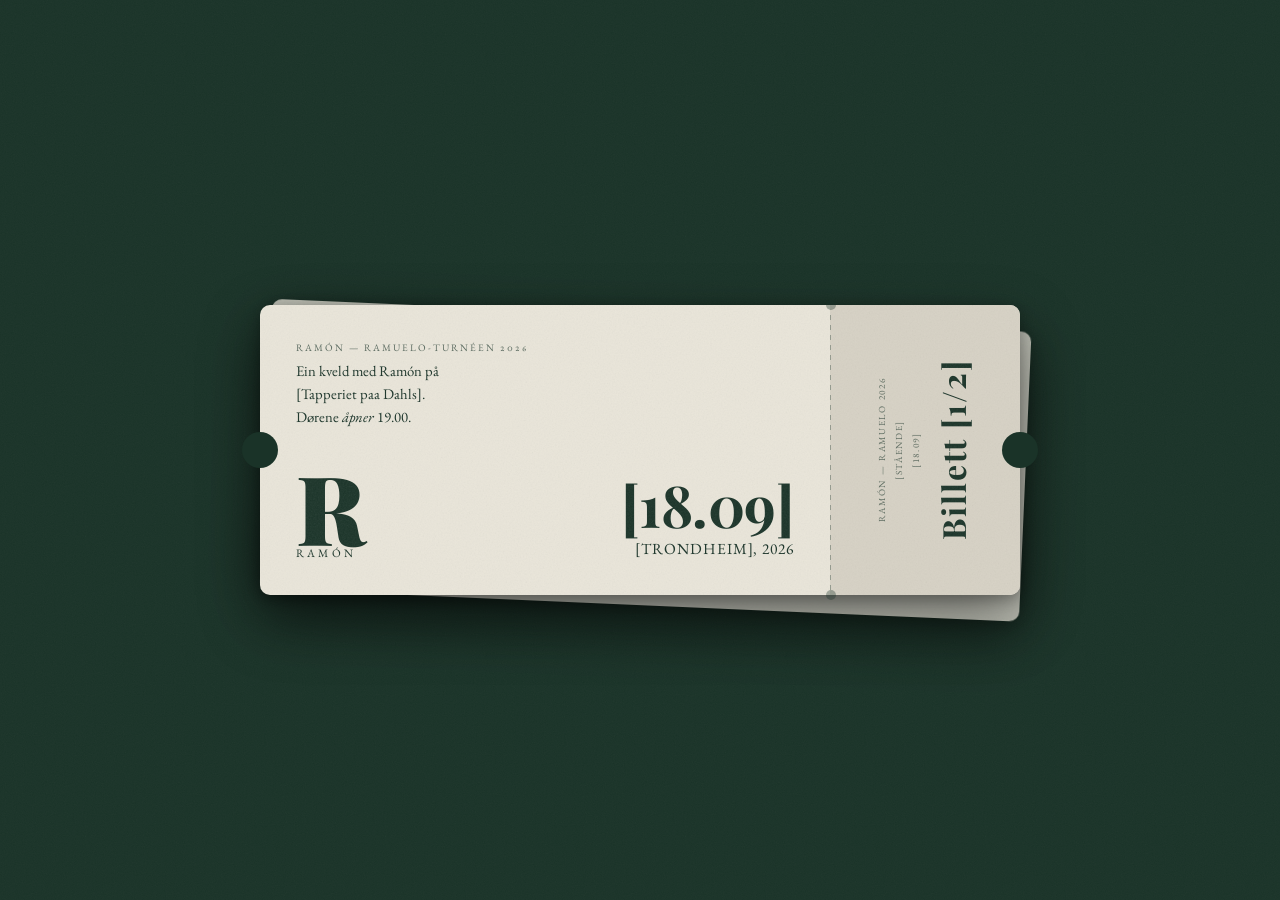
<file: ramon.html>
<!DOCTYPE html>
<html lang="no">
<head>
  <meta charset="UTF-8" />
  <meta name="viewport" content="width=device-width, initial-scale=1.0" />
  <title>RAMÓN — Ramuelo-Turnéen 2026</title>
  <link rel="preconnect" href="https://fonts.googleapis.com" />
  <link rel="preconnect" href="https://fonts.gstatic.com" crossorigin />
  <link href="https://fonts.googleapis.com/css2?family=Playfair+Display:ital,wght@0,400;0,700;0,900;1,400&family=EB+Garamond:ital,wght@0,400;0,500;1,400&display=swap" rel="stylesheet" />
  <style>
    /* ════════════════════════════════════════════════════════
       DESIGN TOKENS — edit these to change the whole look
    ════════════════════════════════════════════════════════ */
    :root {
      /* Palette */
      --ink:         #1A3328;   /* deep forest green — page bg + all ticket ink */
      --ink-mid:     #2C4A3E;   /* mid green for shadows / depth */
      --paper:       #e9e5d9;   /* warm cream — ticket surface */
      --paper-dark:  #d6d1c4;   /* slightly deeper cream for stub background */
      --accent:      #8B6914;   /* warm gold, used sparingly */

      /* Type scale */
      --eyebrow-size: 0.62rem;
      --body-size:    0.92rem;
      --date-size:    clamp(2rem, 5.5vw, 3.6rem);
      --mono-big:     clamp(2.8rem, 8vw, 6rem);
      --stub-large:   clamp(1.3rem, 3vw, 2rem);
      --stub-sm:      0.58rem;

      /* Ticket geometry */
      --ticket-radius: 10px;
      --notch-r:       18px;    /* radius of semicircular edge notches */
      --perf-x:        75%;     /* perforation position from ticket's left edge */
      --stub-w:        25%;     /* stub column width */
      --ticket-pad:    clamp(18px, 4vw, 36px);
    }

    /* ════════════════════════════════════════════════════════
       RESET & BASE
    ════════════════════════════════════════════════════════ */
    *, *::before, *::after { box-sizing: border-box; margin: 0; padding: 0; }

    body {
      background: var(--ink);
      min-height: 100dvh;
      display: flex;
      align-items: center;
      justify-content: center;
      font-family: 'EB Garamond', Georgia, serif;
      overflow: hidden;
      position: relative;
    }

    /* Faint field-speck overlay on the deep green background */
    body::before {
      content: '';
      position: fixed;
      inset: 0;
      background-image: url("data:image/svg+xml,%3Csvg xmlns='http://www.w3.org/2000/svg' width='300' height='300'%3E%3Cfilter id='s'%3E%3CfeTurbulence type='fractalNoise' baseFrequency='0.9' numOctaves='4' stitchTiles='stitch'/%3E%3CfeColorMatrix type='saturate' values='0'/%3E%3C/filter%3E%3Crect width='300' height='300' filter='url(%23s)' opacity='0.04'/%3E%3C/svg%3E");
      pointer-events: none;
      z-index: 0;
      animation: specksIn 900ms 500ms ease-out both;
    }

    @keyframes specksIn {
      from { opacity: 0; }
      to   { opacity: 1; }
    }

    /* ════════════════════════════════════════════════════════
       STAGE — centres the ticket, holds perspective
    ════════════════════════════════════════════════════════ */
    .stage {
      position: relative;
      z-index: 1;
      width: 100%;
      padding: clamp(24px, 6vw, 60px) clamp(16px, 5vw, 48px);
      display: flex;
      align-items: center;
      justify-content: center;
      perspective: 1000px;
    }

    /* ════════════════════════════════════════════════════════
       TICKET WRAPPER
    ════════════════════════════════════════════════════════ */
    /* Stack wrapper — holds both tickets, receives the parallax tilt */
    .ticket-stack {
      position: relative;
      width: 100%;
      max-width: 760px;
      transform-style: preserve-3d;
      will-change: transform;
    }

    .ticket {
      position: relative;
      width: 100%;
      background: var(--paper);
      border-radius: var(--ticket-radius);
      box-shadow: 0 20px 60px rgba(0,0,0,0.45), 0 4px 16px rgba(0,0,0,0.3);
      display: flex;
      flex-direction: row;
      overflow: visible; /* notches extend outside the border-radius */
      animation: ticketIn 600ms ease-out both;
      z-index: 1;
    }

    /* Second ticket — decorative, peeking behind the first */
    .ticket-ghost {
      position: absolute;
      inset: 0;
      background: var(--paper);
      border-radius: var(--ticket-radius);
      z-index: 0;
      pointer-events: none;
      transform: rotate(2.5deg) translate(6px, 10px);
      opacity: 0.8;
      animation: ghostIn 800ms 150ms ease-out both;
    }

    @keyframes ghostIn {
      from { opacity: 0; transform: rotate(2.5deg) translate(6px, 10px) scale(0.96); }
      to   { opacity: 0.8; transform: rotate(2.5deg) translate(6px, 10px); }
    }

    @keyframes ticketIn {
      from { opacity: 0; transform: scale(0.96) translateY(8px); }
      to   { opacity: 1; transform: scale(1)    translateY(0);   }
    }

    /* Paper grain texture overlay on the ticket surface */
    .ticket::after {
      content: '';
      position: absolute;
      inset: 0;
      border-radius: var(--ticket-radius);
      background-image: url("data:image/svg+xml,%3Csvg xmlns='http://www.w3.org/2000/svg' width='400' height='200'%3E%3Cfilter id='g'%3E%3CfeTurbulence type='fractalNoise' baseFrequency='0.65' numOctaves='3' stitchTiles='stitch'/%3E%3CfeColorMatrix type='saturate' values='0'/%3E%3C/filter%3E%3Crect width='400' height='200' filter='url(%23g)' opacity='0.09'/%3E%3C/svg%3E");
      pointer-events: none;
      z-index: 10;
    }

    /* Left & right semicircular notch cut-outs */
    .notch {
      position: absolute;
      top: 50%;
      transform: translateY(-50%);
      width:  calc(var(--notch-r) * 2);
      height: calc(var(--notch-r) * 2);
      background: var(--ink);   /* matches page bg — creates "punch-through" illusion */
      border-radius: 50%;
      z-index: 11;
    }
    .notch-left  { left:  calc(var(--notch-r) * -1); }
    .notch-right { right: calc(var(--notch-r) * -1); }

    /* ════════════════════════════════════════════════════════
       TICKET BODY (left 75%)
    ════════════════════════════════════════════════════════ */
    .ticket__body {
      flex: 1 1 0;
      padding: var(--ticket-pad);
      display: flex;
      flex-direction: column;
      justify-content: space-between;
      min-height: clamp(180px, 30vw, 290px);
      overflow: hidden;
    }

    /* Top: eyebrow + blurb */
    .body-top {
      display: flex;
      flex-direction: column;
      gap: 6px;
    }

    .eyebrow {
      font-family: 'EB Garamond', serif;
      font-size: var(--eyebrow-size);
      font-variant: small-caps;
      letter-spacing: 0.2em;
      color: var(--ink);
      opacity: 0.7;
      text-transform: uppercase;
    }

    .blurb {
      font-family: 'EB Garamond', serif;
      font-size: var(--body-size);
      color: var(--ink);
      line-height: 1.55;
      max-width: 26ch;
    }
    .blurb em { font-style: italic; }

    /* Bottom: monogram + date block */
    .body-bottom {
      display: flex;
      flex-direction: row;
      align-items: flex-end;
      justify-content: space-between;
      gap: 12px;
    }

    /* R / RAMÓN stacked monogram (mirrors FF / FEST from the reference) */
    .monogram {
      display: flex;
      flex-direction: column;
      align-items: flex-start;
      line-height: 0.85;
      color: var(--ink);
    }
    .mono-big {
      font-family: 'Playfair Display', serif;
      font-size: var(--mono-big);
      font-weight: 900;
      display: block;
      letter-spacing: -0.02em;
    }
    .mono-label {
      font-family: 'EB Garamond', serif;
      font-size: calc(var(--eyebrow-size) * 1.15);
      font-variant: small-caps;
      letter-spacing: 0.28em;
      display: block;
      margin-top: 2px;
    }

    /* Date + city */
    .date-block {
      text-align: right;
      color: var(--ink);
    }
    .date-big {
      font-family: 'Playfair Display', serif;
      font-size: var(--date-size);
      font-weight: 700;
      line-height: 1;
      letter-spacing: -0.01em;
    }
    .city {
      font-family: 'EB Garamond', serif;
      font-size: calc(var(--body-size) * 1.05);
      letter-spacing: 0.06em;
      margin-top: 4px;
    }

    /* ════════════════════════════════════════════════════════
       PERFORATION LINE
    ════════════════════════════════════════════════════════ */
    .perf-line {
      position: absolute;
      left: var(--perf-x);
      top: 0;
      bottom: 0;
      width: 1px;
      background: repeating-linear-gradient(
        to bottom,
        var(--ink) 0,
        var(--ink) 5px,
        transparent 5px,
        transparent 10px
      );
      opacity: 0.35;
      pointer-events: none;
      z-index: 5;
    }

    /* Small circular tear-notches where the perforation meets the ticket edges */
    .tear-top,
    .tear-bottom {
      position: absolute;
      left: 50%;
      transform: translateX(-50%);
      width: 10px;
      height: 10px;
      background: var(--ink);
      border-radius: 50%;
      z-index: 12;
    }
    .tear-top    { top:    -5px; }
    .tear-bottom { bottom: -5px; }

    /* ════════════════════════════════════════════════════════
       STUB — right 25%, clickable link to Ticketmaster
    ════════════════════════════════════════════════════════ */
    .ticket__stub {
      width: var(--stub-w);
      flex-shrink: 0;
      background: var(--paper-dark);
      border-radius: 0 var(--ticket-radius) var(--ticket-radius) 0;
      display: flex;
      flex-direction: column;
      align-items: center;
      justify-content: center;
      text-decoration: none;
      color: var(--ink);
      position: relative;
      overflow: hidden;
      cursor: pointer;
      transition: background 0.2s ease, filter 0.2s ease;
    }
    .ticket__stub:hover        { background: #ccc8ba; filter: brightness(0.97); }
    .ticket__stub:focus-visible {
      outline: 3px solid var(--accent);
      outline-offset: -3px;
    }

    /* Rotated stub content — reads bottom-to-top */
    .stub-inner {
      display: flex;
      flex-direction: column;
      align-items: center;
      gap: 5px;
      transform: rotate(-90deg);
      white-space: nowrap;
      padding: 8px 0;
    }

    .stub-sm-text {
      font-family: 'EB Garamond', serif;
      font-size: var(--stub-sm);
      letter-spacing: 0.18em;
      text-transform: uppercase;
      opacity: 0.65;
    }

    .stub-admit {
      font-family: 'Playfair Display', serif;
      font-size: var(--stub-large);
      font-weight: 700;
      letter-spacing: 0.06em;
      margin-top: 4px;
    }

    /* Subtle "Kjøp billett" label that appears on hover */
    .stub-cta {
      position: absolute;
      bottom: 10px;
      left: 50%;
      transform: translateX(-50%);
      font-family: 'EB Garamond', serif;
      font-size: 0.6rem;
      letter-spacing: 0.14em;
      text-transform: uppercase;
      opacity: 0;
      transition: opacity 0.2s ease;
      color: var(--ink);
      white-space: nowrap;
    }
    .ticket__stub:hover .stub-cta,
    .ticket__stub:focus-visible .stub-cta { opacity: 0.55; }


    /* ════════════════════════════════════════════════════════
       PORTRETT / MOBIL — stables vertikalt under 560px
    ════════════════════════════════════════════════════════ */
    @media (max-width: 560px) {
      /* Billetten er kort nok til å passe på én skjerm — ingen scrolling */
      body { overflow: hidden; align-items: center; padding: 0; }

      .ticket-ghost { display: none; }

      .ticket {
        flex-direction: column;
        max-width: min(370px, 92vw);
        overflow: visible;
      }

      .ticket__body {
        min-height: 0;
        padding: 24px 24px 20px;
      }

      .body-bottom { margin-top: 20px; }

      /* Horisontal perforeringslinje mellom body og stubbe */
      .perf-line {
        position: relative;
        left: auto; top: auto; bottom: auto;
        width: 100%;
        height: 1px;
        overflow: visible;
        background: repeating-linear-gradient(
          to right,
          var(--ink) 0, var(--ink) 5px,
          transparent 5px, transparent 10px
        );
        opacity: 0.35;
      }
      .tear-top, .tear-bottom { display: none; }

      .notch { display: none; }

      .ticket__stub {
        width: 100%;
        border-radius: 0 0 var(--ticket-radius) var(--ticket-radius);
        padding: 16px 24px 20px;
        min-height: 88px;
      }

      /* Strekk stub-teksten vertikalt — ryddigere enn flex-wrap */
      .stub-inner {
        transform: none;
        flex-direction: column;
        align-items: center;
        justify-content: center;
        gap: 3px;
        white-space: normal;
      }

      /* CTA alltid synlig på touch (ingen hover) */
      .stub-cta {
        position: static;
        transform: none;
        display: block;
        margin-top: 10px;
        opacity: 0.5;
        width: 100%;
        text-align: center;
      }
      .ticket__stub:hover .stub-cta,
      .ticket__stub:focus-visible .stub-cta { opacity: 0.75; }
    }

    /* ════════════════════════════════════════════════════════
       REDUCED MOTION — disable all animation / tilt
    ════════════════════════════════════════════════════════ */
    @media (prefers-reduced-motion: reduce) {
      .ticket, .ticket-ghost, body::before { animation: none; opacity: 1; }
      .ticket-ghost { transform: rotate(2.5deg) translate(6px, 10px); }
      .ticket-stack { transform: none !important; }
    }
  </style>
</head>
<body>

  <div class="stage">
    <div class="ticket-stack" id="ticket-stack">

      <!-- Second ticket peeking behind — two tickets for the two of us -->
      <div class="ticket ticket-ghost" aria-hidden="true"></div>

      <div class="ticket" id="ticket" role="main">

      <!-- Semicircular edge notch cut-outs (same colour as page bg) -->
      <span class="notch notch-left"  aria-hidden="true"></span>
      <span class="notch notch-right" aria-hidden="true"></span>

      <!-- ── MAIN BODY ──────────────────────────────── -->
      <div class="ticket__body">

        <div class="body-top">
          <!-- Eyebrow: small caps with generous letter-spacing -->
          <div class="eyebrow">RAMÓN &mdash; Ramuelo-Turnéen 2026</div>

          <!--
            BLURB — replace [VENUE] with the real venue name.
            One italic word ("åpner") for character, per spec.
          -->
          <p class="blurb">
            Ein kveld med Ramón på [Tapperiet paa Dahls].<br>
            Dørene <em>åpner</em> 19.00.
          </p>
        </div>

        <div class="body-bottom">
          <!-- Stacked monogram: big R, then RAMÓN beneath — mirrors FF/FEST reference -->
          <div class="monogram" aria-label="R — Ramón">
            <span class="mono-big">R</span>
            <span class="mono-label">RAMÓN</span>
          </div>

          <!--
            DATE BLOCK
            TODO: set --date-content to the real date, e.g. "18. SEPT"
            TODO: change [CITY] to the real city, e.g. "Oslo"
          -->
          <div class="date-block">
            <div class="date-big">[18.09]</div>
            <div class="city">[TRONDHEIM], 2026</div>
          </div>
        </div>

      </div><!-- /.ticket__body -->

      <!-- ── PERFORATION + TEAR NOTCHES ────────────── -->
      <div class="perf-line" aria-hidden="true">
        <span class="tear-top"></span>
        <span class="tear-bottom"></span>
      </div>

      <!-- ── STUB — clickable link to Ticketmaster ─── -->
      <!--
        Stub text rotated 90° reads bottom-to-top on desktop.
        Norwegian alt for "ADMIT ONE": ÉN BILLETT (see comment in HTML).
        On click: quick "tear" detach animation, then navigates.
      -->
      <a
        class="ticket__stub"
        id="stub"
        target="_blank"
        rel="noopener noreferrer"
        aria-label="Elsker deg kavringen"
      >
        <div class="stub-inner" aria-hidden="true">
          <span class="stub-sm-text">RAMÓN &mdash; RAMUELO 2026</span>
          <!-- TODO: replace with real ticket type, e.g. "All-Access Pass" or "Stående" -->
          <span class="stub-sm-text">[Stående]</span>
          <!-- TODO: replace with real date, same as .date-big above -->
          <span class="stub-sm-text">[18.09]</span>
          <!-- ADMIT ONE / Norwegian: ÉN BILLETT -->
          <span class="stub-admit">Billett [1/2]</span>
        </div>
        <div class="stub-cta">Elsker deg kavringen &rarr;</div>
      </a>

    </div><!-- /.ticket -->
    </div><!-- /.ticket-stack -->
  </div><!-- /.stage -->

  <script>
    (function () {
      'use strict';
      var stack = document.getElementById('ticket-stack');
      var ticket = document.getElementById('ticket');

      /* Detect reduced-motion preference and touch */
      var prefersReduced = window.matchMedia('(prefers-reduced-motion: reduce)').matches;
      var isTouch = false;
      window.addEventListener('touchstart', function () { isTouch = true; }, { once: true, passive: true });

      /* ── Smooth parallax tilt following the cursor ──
         The whole stack tilts so both tickets move as one unit.
         rotateX: ±3 deg,  rotateY: ±4 deg — lerp + rAF for a buttery settle.
      ─────────────────────────────────────────────── */
      var tRx = 0, tRy = 0;
      var cRx = 0, cRy = 0;

      function lerp(a, b, t) { return a + (b - a) * t; }

      function tick() {
        cRx = lerp(cRx, tRx, 0.1);
        cRy = lerp(cRy, tRy, 0.1);
        var dx = cRy * 1.5;
        var dy = -cRx * 1.5 + 24;
        stack.style.transform =
          'rotateX(' + cRx.toFixed(2) + 'deg) rotateY(' + cRy.toFixed(2) + 'deg)';
        ticket.style.boxShadow =
          dx + 'px ' + dy + 'px 60px rgba(0,0,0,0.45), 0 4px 16px rgba(0,0,0,0.3)';
        requestAnimationFrame(tick);
      }

      if (!prefersReduced) {
        document.addEventListener('mousemove', function (e) {
          if (isTouch) return;
          tRx = ((e.clientY / window.innerHeight) - 0.5) * -6;
          tRy = ((e.clientX / window.innerWidth)  - 0.5) *  8;
        });
        document.addEventListener('mouseleave', function () { tRx = 0; tRy = 0; });
        requestAnimationFrame(tick);
      }

    }());
  </script>

</body>
</html>
</file>
